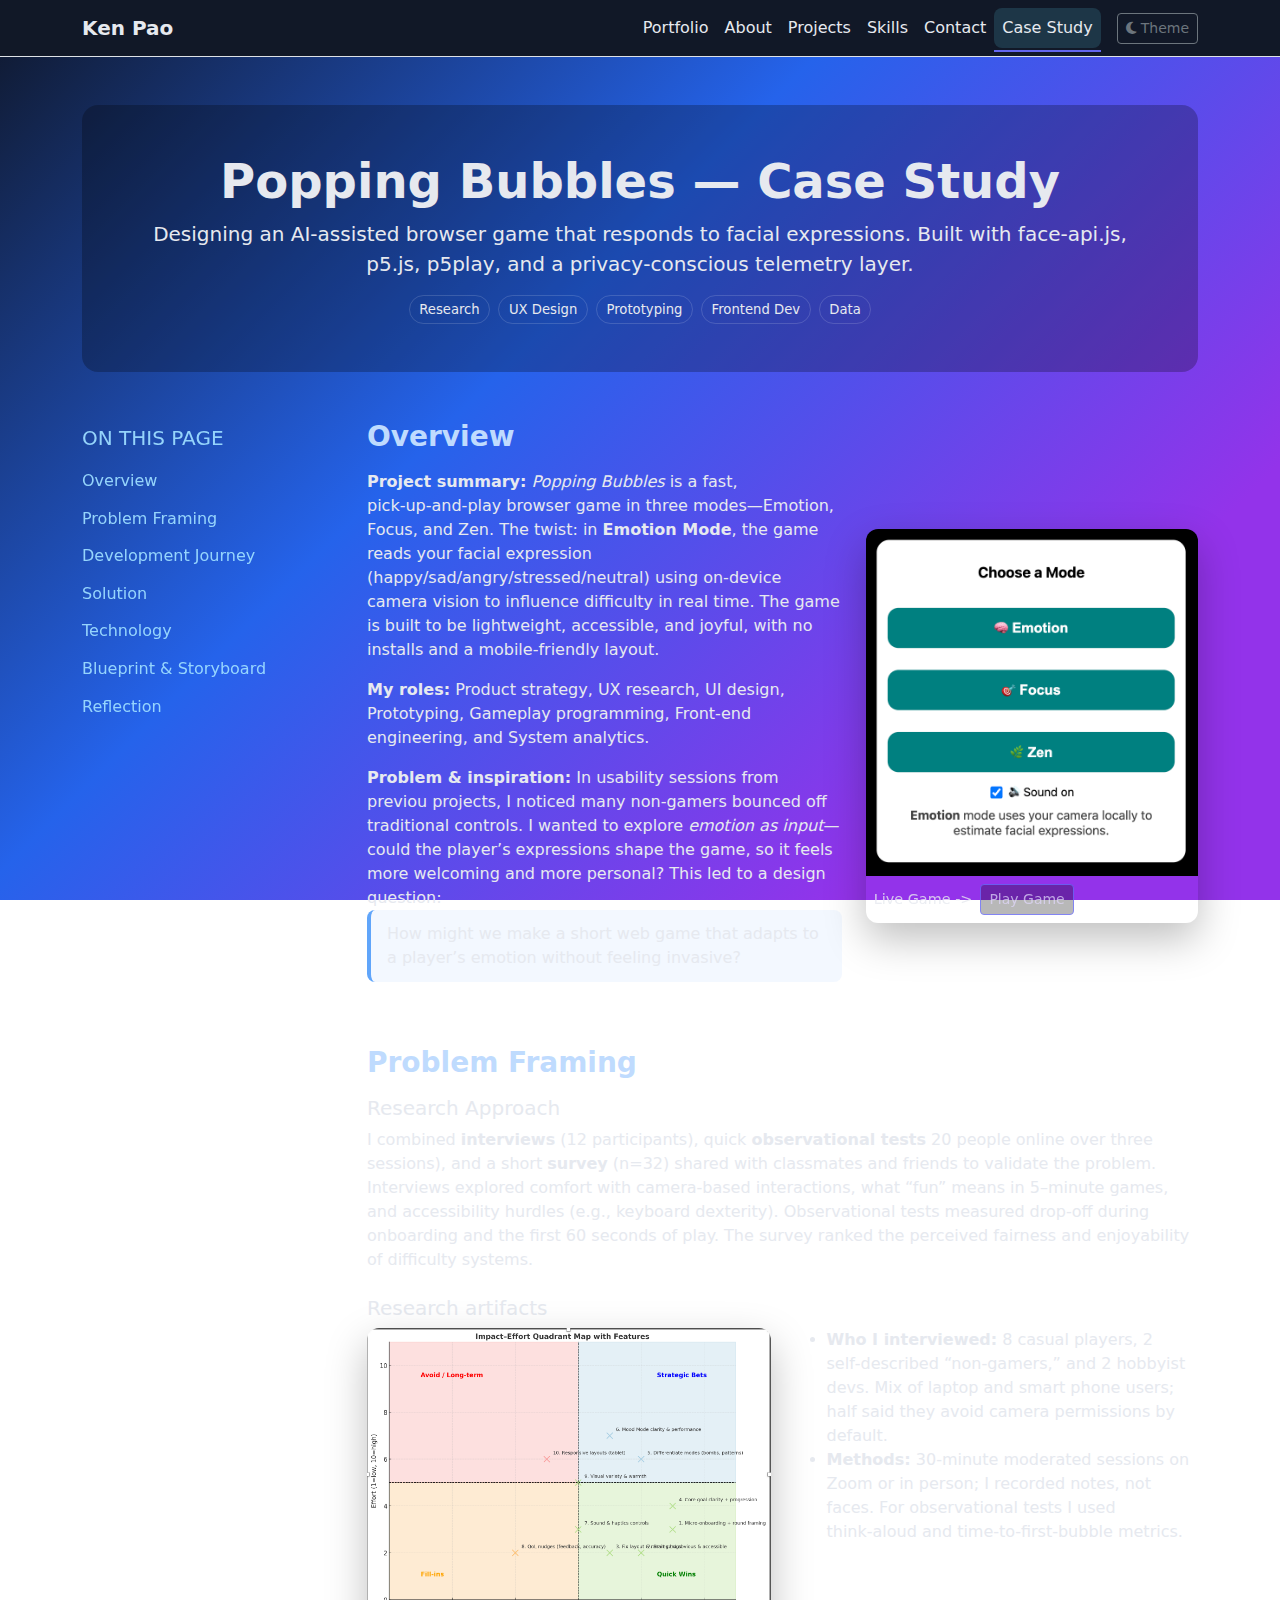
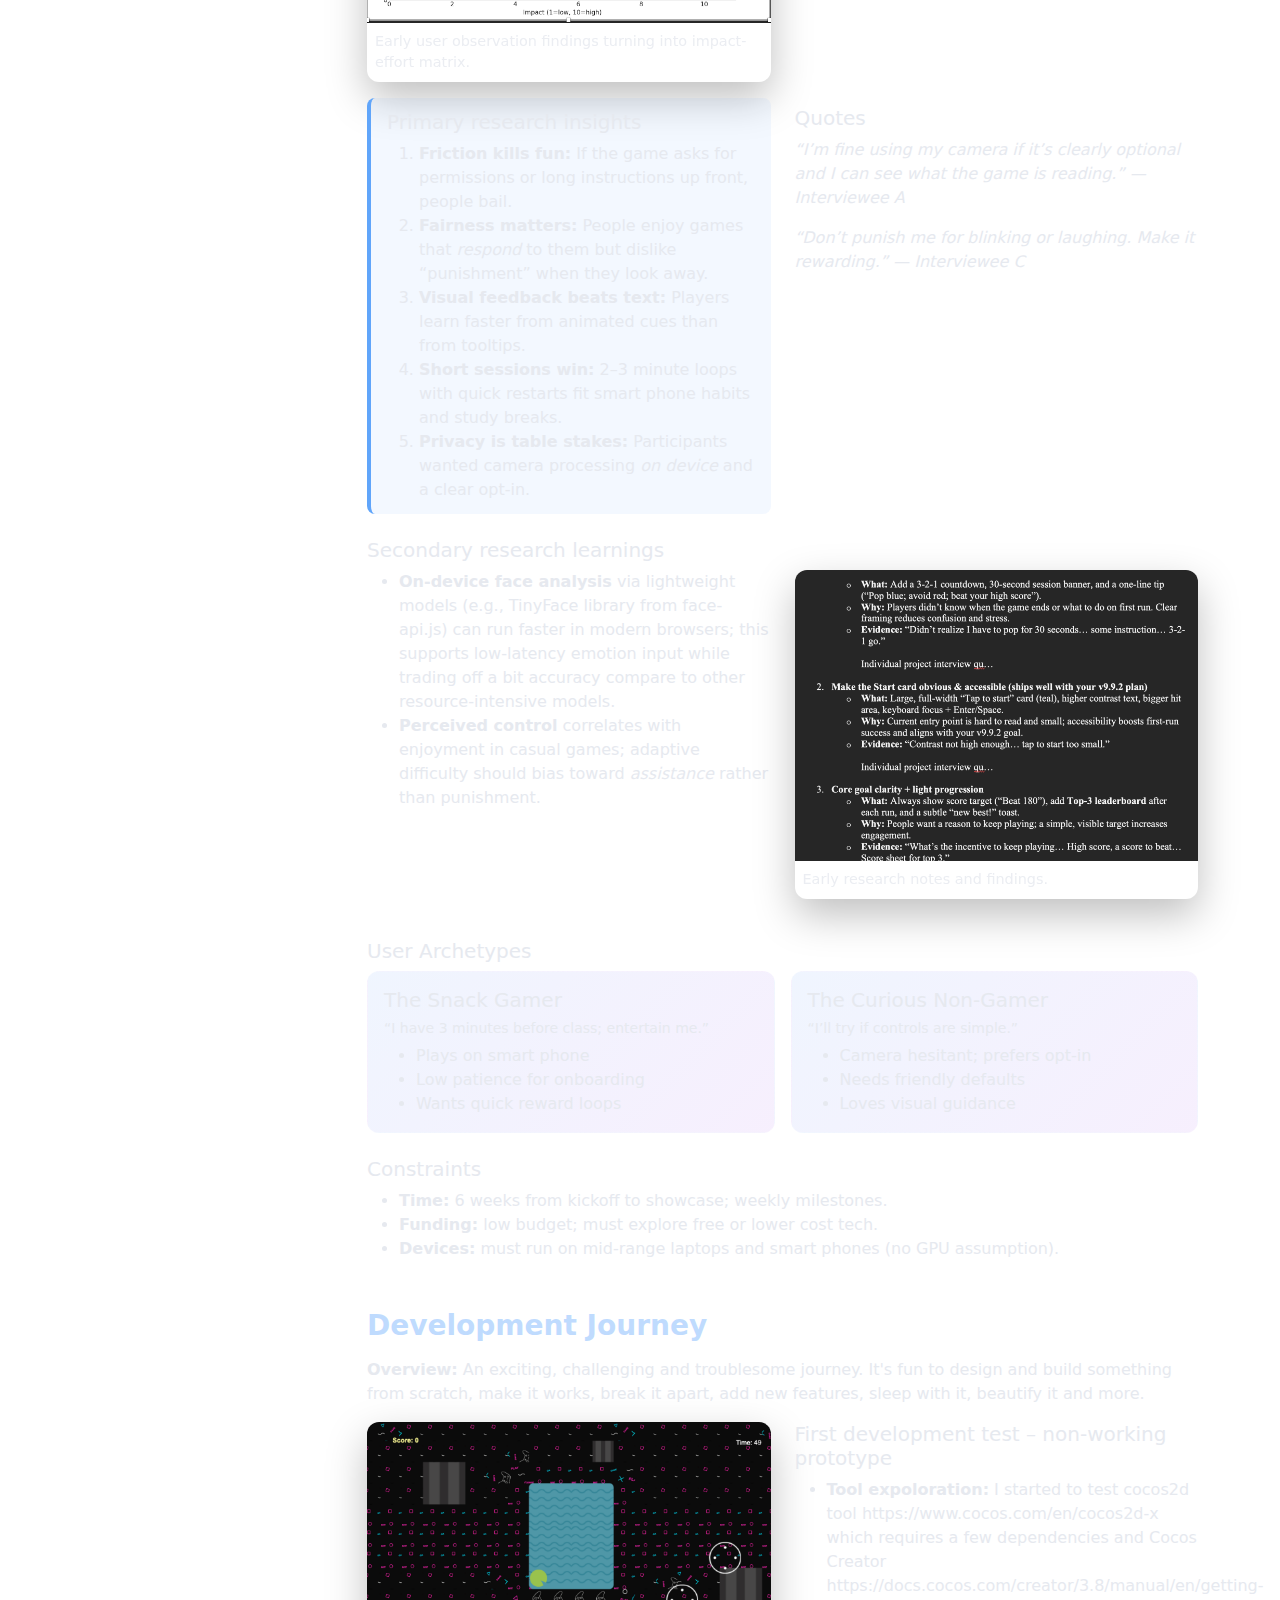
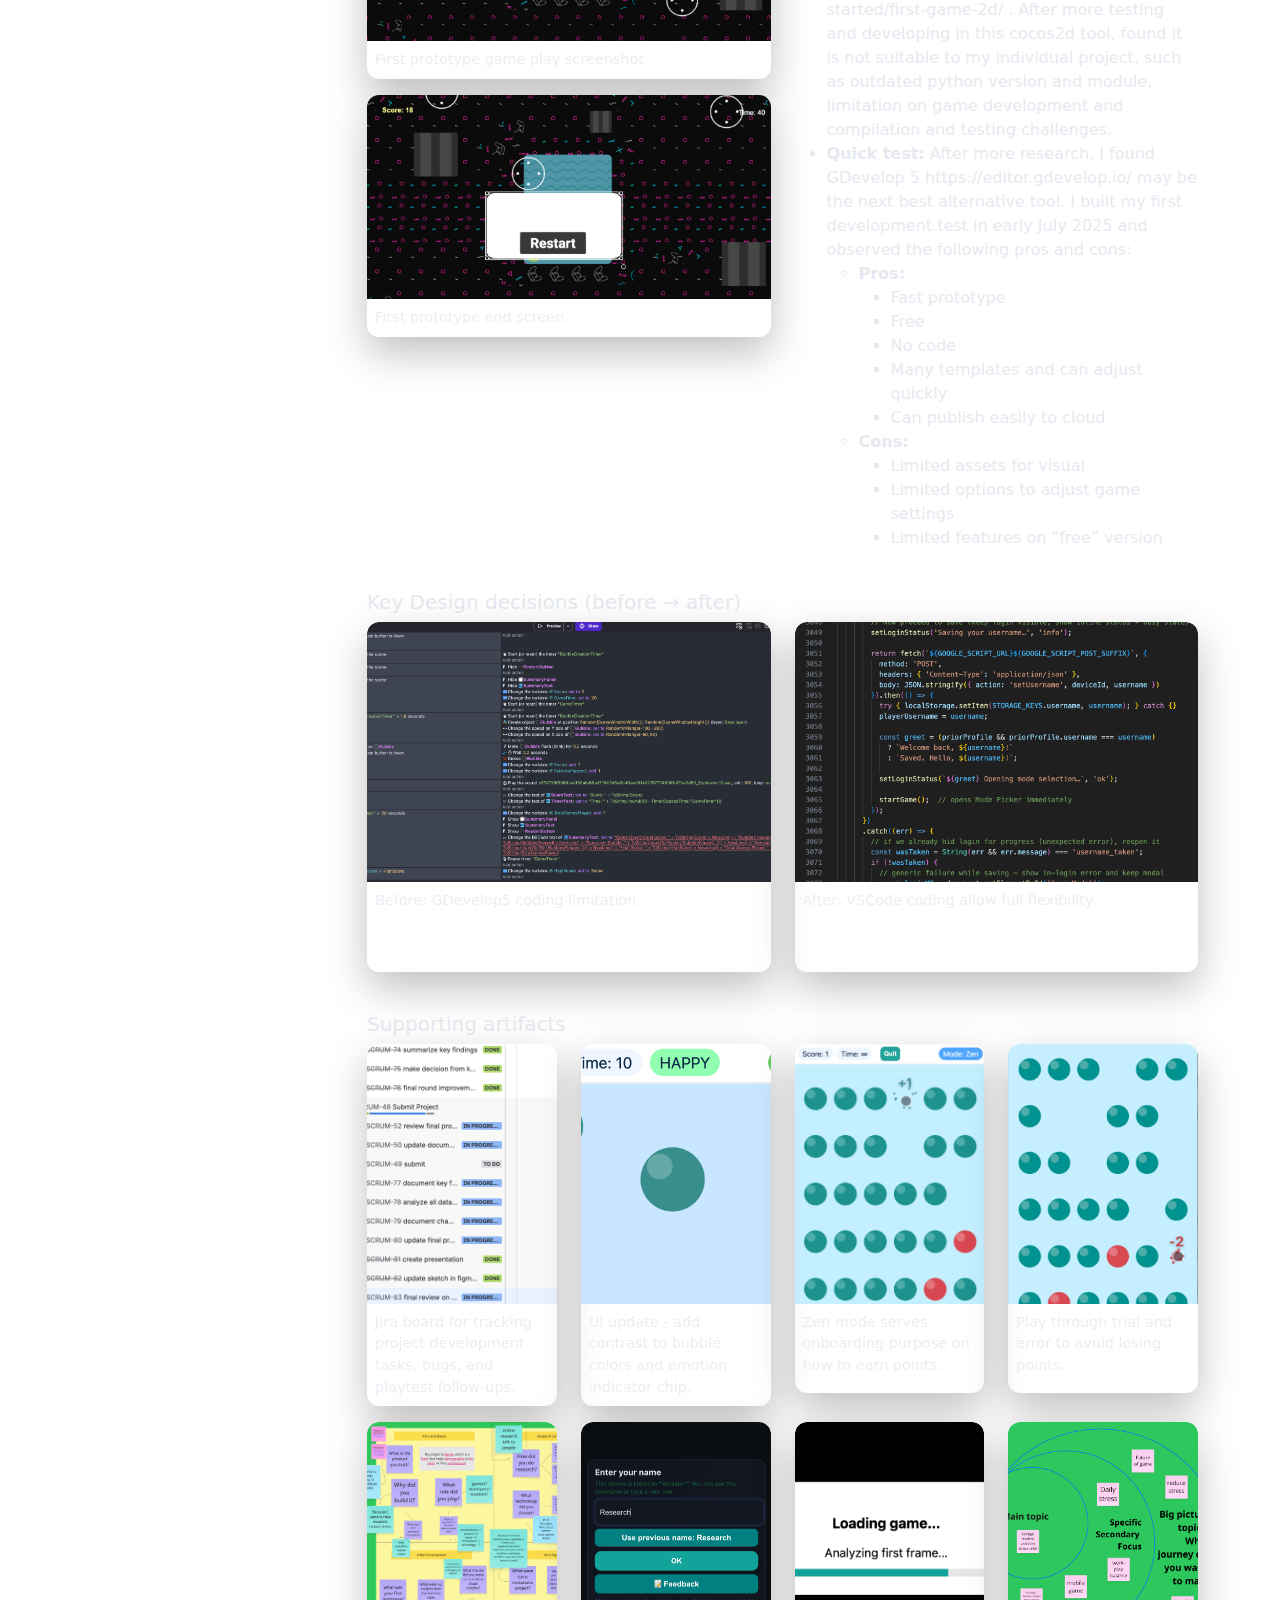
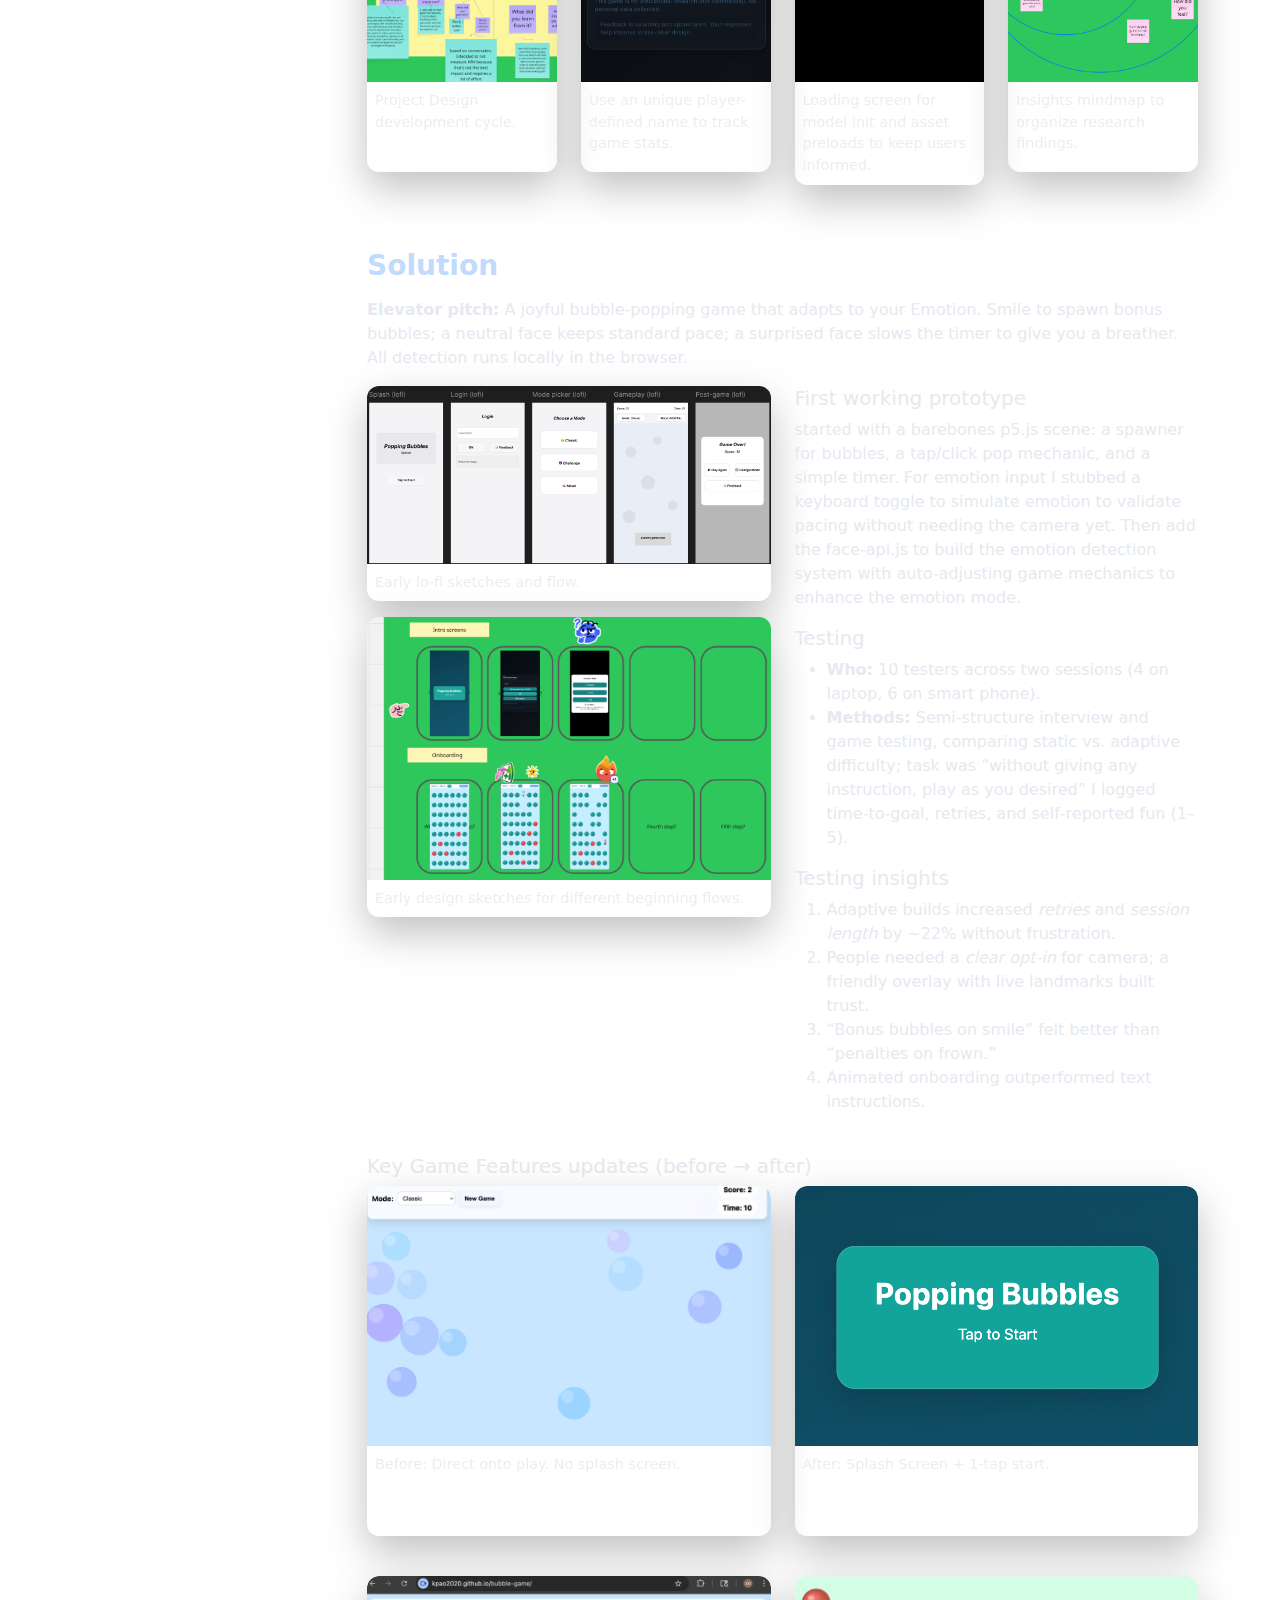
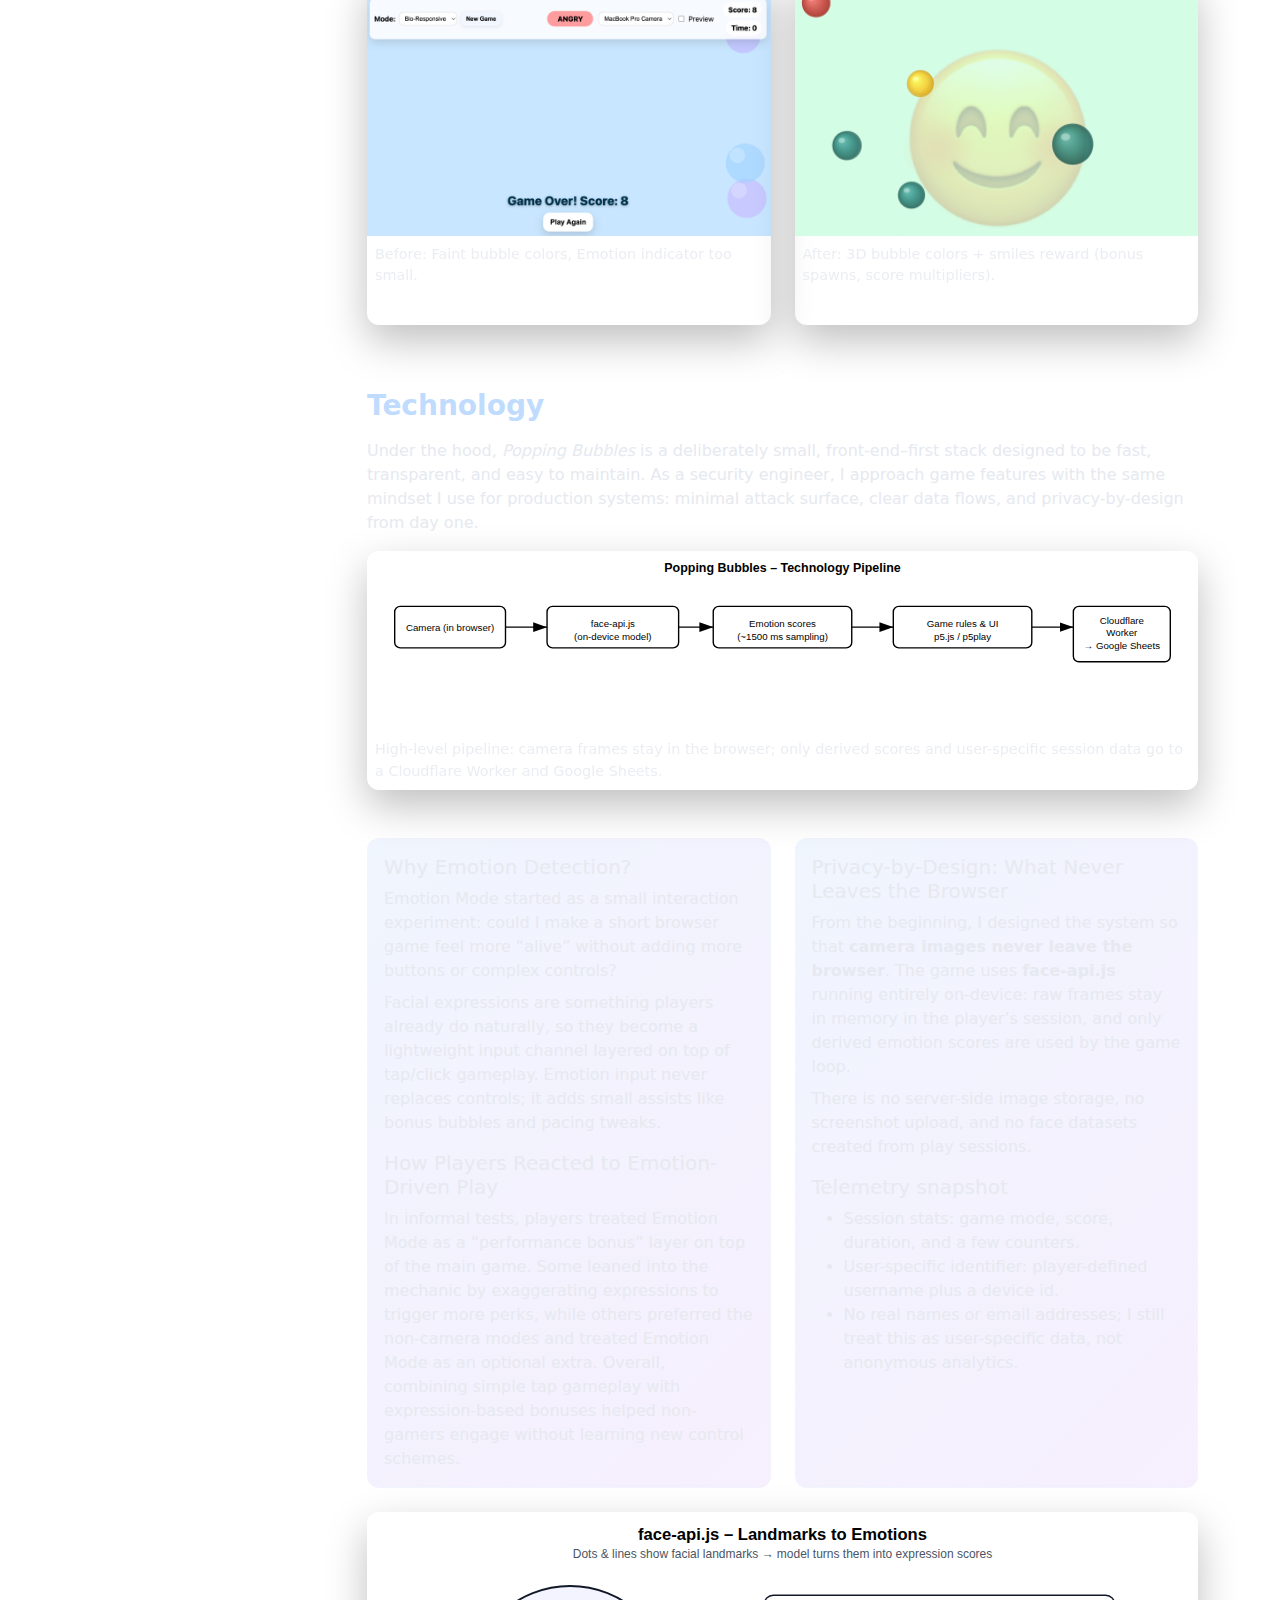
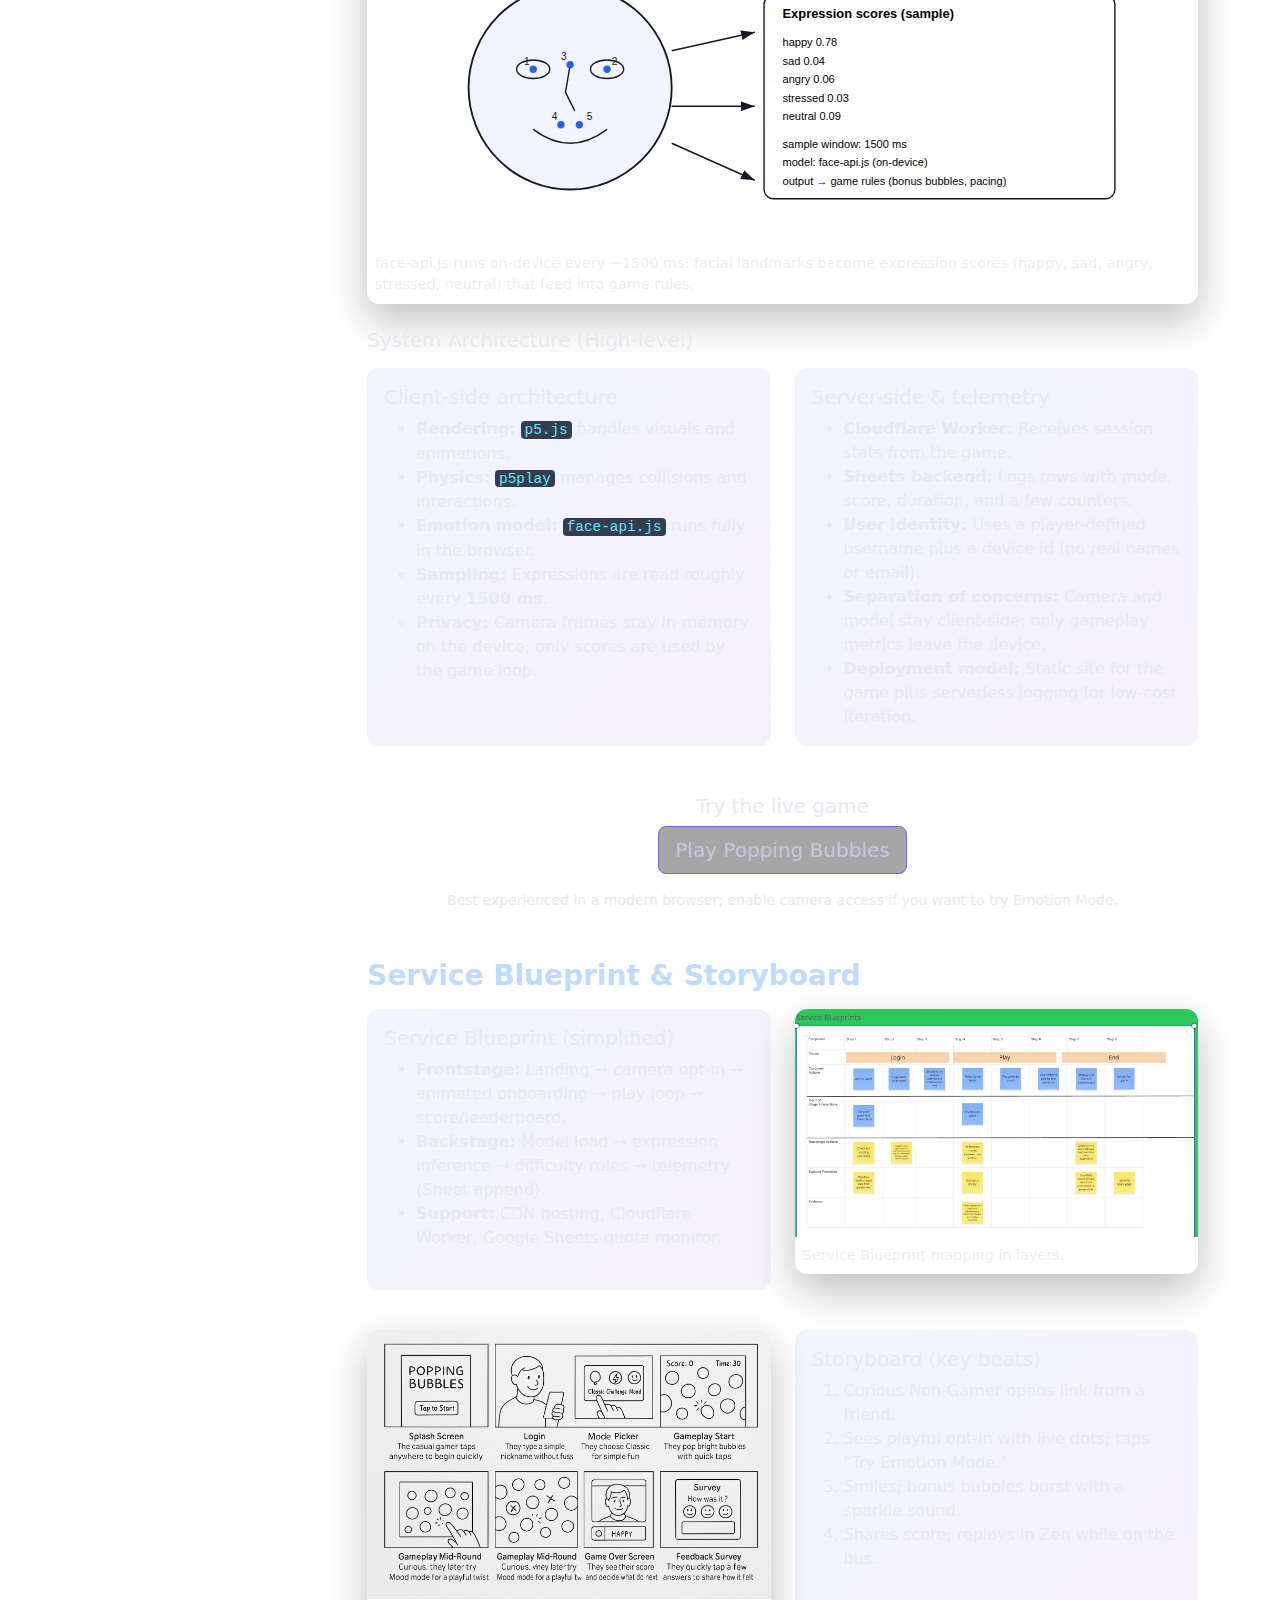
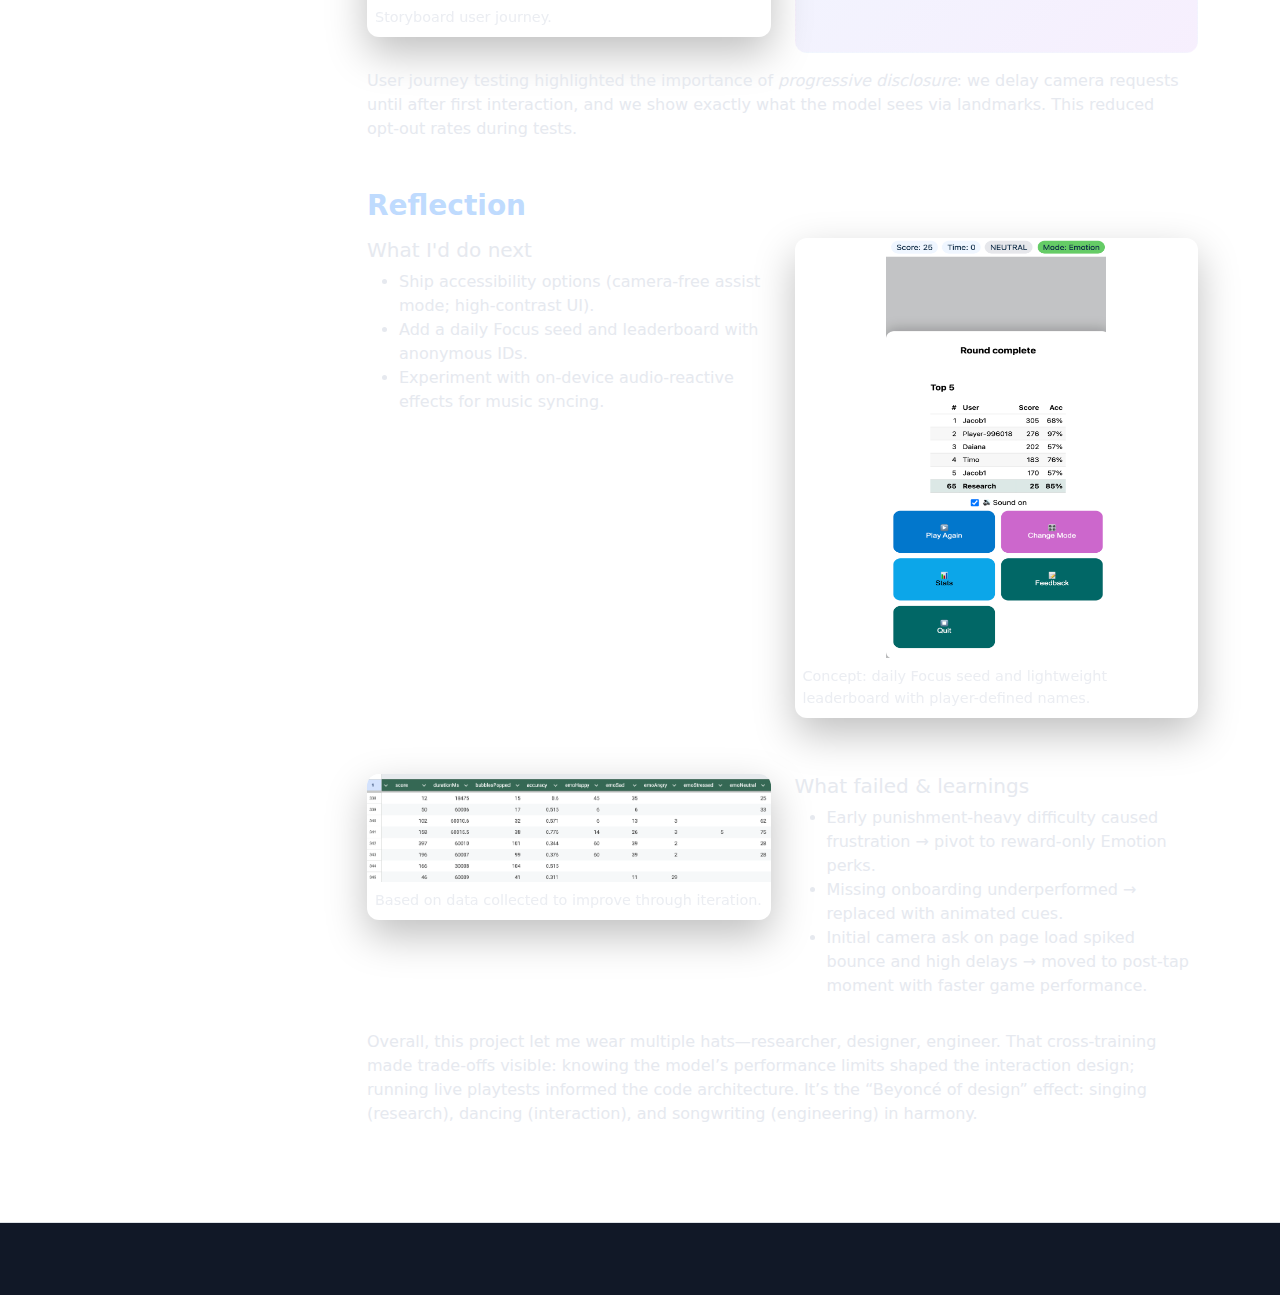
<file: case-study.html>
<!doctype html>
<html lang="en" data-theme="dark">
  <head>
    <meta charset="utf-8" />
    <meta name="viewport" content="width=device-width, initial-scale=1" />
    <title>Popping Bubbles — Case Study | Ken Pao</title>
    <meta name="description" content="End-to-end case study for Popping Bubbles: research, problem framing, prototyping, testing, technology, and reflection." />
    <link href="https://cdn.jsdelivr.net/npm/bootstrap@5.3.3/dist/css/bootstrap.min.css" rel="stylesheet" />
    <link rel="stylesheet" href="https://cdnjs.cloudflare.com/ajax/libs/font-awesome/6.5.2/css/all.min.css" referrerpolicy="no-referrer" />
    <link rel="stylesheet" href="style.css" />
    
  </head>
  <body>
    <nav class="navbar navbar-expand-lg sticky-top border-bottom" id="navbar">
      <div class="container">
        <a class="navbar-brand fw-semibold" href="#hero">Ken Pao</a>
        <button class="navbar-toggler" type="button" data-bs-toggle="collapse" data-bs-target="#navMenu" aria-controls="navMenu" aria-expanded="false" aria-label="Toggle navigation">
          <span class="navbar-toggler-icon"></span>
        </button>
        <div class="collapse navbar-collapse" id="navMenu">
          <ul class="navbar-nav ms-auto mb-2 mb-lg-0">
            <li class="nav-item"><a class="nav-link" href="index.html#hero">Portfolio</a></li>
            <li class="nav-item"><a class="nav-link" href="index.html#about">About</a></li>
            <li class="nav-item"><a class="nav-link" href="index.html#projects">Projects</a></li>
            <li class="nav-item"><a class="nav-link" href="index.html#skills">Skills</a></li>
            <li class="nav-item"><a class="nav-link" href="index.html#contact">Contact</a></li>
            <li class="nav-item"><a class="nav-link active" href="case-study.html">Case Study</a></li>
            <li class="nav-item d-flex align-items-center ms-lg-3">
              <button id="themeToggle" class="btn btn-sm btn-outline-secondary" aria-label="Toggle dark/light">
                <i class="fa-solid fa-moon me-1"></i><span class="d-none d-md-inline">Theme</span>
              </button>
            </li>
          </ul>
        </div>
      </div>
    </nav>

    <header class="py-5">
      <div class="container">
        <div class="ks-hero p-4 p-md-5 text-center reveal">
          <h1 class="display-5 fw-bold mb-2">Popping Bubbles — Case Study</h1>
          <p class="lead mb-3">Designing an AI‑assisted browser game that responds to facial expressions. Built with face-api.js, p5.js, p5play, and a privacy‑conscious telemetry layer.</p>
          <div class="d-flex gap-2 justify-content-center flex-wrap">
            <span class="ks-chip">Research</span>
            <span class="ks-chip">UX Design</span>
            <span class="ks-chip">Prototyping</span>
            <span class="ks-chip">Frontend Dev</span>
            <span class="ks-chip">Data</span>
          </div>
        </div>
      </div>
    </header>

    <main class="pb-5">
      <div class="container">
        <div class="row g-4">
          <aside class="col-lg-3">
            <div class="sticky-toc">
              <h5 class="text-uppercase text-body-secondary"><a class="toc-link" href="#">On this page</a></h5>
              <a class="toc-link" href="#overview">Overview</a>
              <a class="toc-link" href="#problem">Problem Framing</a>
              <a class="toc-link" href="#devjourney">Development Journey</a>
              <a class="toc-link" href="#solution">Solution</a>
              <a class="toc-link" href="#tech">Technology</a>
              <a class="toc-link" href="#blueprint">Blueprint & Storyboard</a>
              <a class="toc-link" href="#reflection">Reflection</a>
            </div>
          </aside>

          <div class="col-lg-9">
            <section id="overview" class="mb-5">
              <h3 class="fw-bold mb-3">Overview</h3>
              <div class="row g-4 align-items-center">
                <div class="col-md-7">
                  <p><strong>Project summary:</strong> <em>Popping Bubbles</em> is a fast, pick‑up‑and‑play browser game in three modes—Emotion, Focus, and Zen. The twist: in <strong>Emotion Mode</strong>, the game reads your facial expression (happy/sad/angry/stressed/neutral) using on‑device camera vision to influence difficulty in real time. The game is built to be lightweight, accessible, and joyful, with no installs and a mobile‑friendly layout.</p>
                  <p><strong>My roles:</strong> Product strategy, UX research, UI design, Prototyping, Gameplay programming, Front‑end engineering, and System analytics.</p>
                  <p><strong>Problem & inspiration:</strong> In usability sessions from previou projects, I noticed many non‑gamers bounced off traditional controls. I wanted to explore <em>emotion as input</em>—could the player’s expressions shape the game, so it feels more welcoming and more personal? This led to a design question: <span class="callout d-inline-block">How might we make a short web game that adapts to a player’s emotion without feeling invasive?</span></p>
                </div>
                <div class="col-md-5">
                  <figure class="img-frame">
                    <img src="assets/modes.png" alt="Select Game mode screen" class="img-fluid">
                    <figcaption class="p-2">Live Game -><a href="https://kpao2020.github.io/bubble-game" target="_blank" rel="noopener" class="btn btn-sm btn-outline-primary ms-2">Play Game</a></figcaption>
                  </figure>
                </div>
              </div>
            </section>

            <section id="problem" class="mb-5">
              <h3 class="fw-bold mb-3">Problem Framing</h3>
              <div class="mb-3">
                <h5>Research Approach</h5>
                <p>I combined <strong>interviews</strong> (12 participants), quick <strong>observational tests</strong> 20 people online over three sessions), and a short <strong>survey</strong> (n=32) shared with classmates and friends to validate the problem. Interviews explored comfort with camera‑based interactions, what “fun” means in 5–minute games, and accessibility hurdles (e.g., keyboard dexterity). Observational tests measured drop‑off during onboarding and the first 60 seconds of play. The survey ranked the perceived fairness and enjoyability of difficulty systems.</p>
              </div>

              <div class="mt-4">
                <h5>Research artifacts</h5>
                <div class="row g-4 ks-gallery">

                  <div class="col-md-6">
                    <figure class="img-frame">
                      <img src="assets/matrix.png" class="img-fluid"
                          alt="Early user observation findings">
                      <figcaption class="p-2">
                        Early user observation findings turning into impact-effort matrix.
                      </figcaption>
                    </figure>
                  </div>

                  <div class="col-md-6">
                    <ul>
                      <li><strong>Who I interviewed:</strong> 8 casual players, 2 self‑described “non‑gamers,” and 2 hobbyist devs. Mix of laptop and smart phone users; half said they avoid camera permissions by default.</li>
                      <li><strong>Methods:</strong> 30‑minute moderated sessions on Zoom or in person; I recorded notes, not faces. For observational tests I used think‑aloud and time‑to‑first‑bubble metrics.</li>
                    </ul>
                  </div>

                </div>
              </div>
              <div class="row g-4">
                <div class="col-md-6">
                  <div class="callout">
                    <h5 class="mb-2">Primary research insights</h5>
                    <ol class="mb-0">
                      <li><strong>Friction kills fun:</strong> If the game asks for permissions or long instructions up front, people bail.</li>
                      <li><strong>Fairness matters:</strong> People enjoy games that <em>respond</em> to them but dislike “punishment” when they look away.</li>
                      <li><strong>Visual feedback beats text:</strong> Players learn faster from animated cues than from tooltips.</li>
                      <li><strong>Short sessions win:</strong> 2–3 minute loops with quick restarts fit smart phone habits and study breaks.</li>
                      <li><strong>Privacy is table stakes:</strong> Participants wanted camera processing <em>on device</em> and a clear opt‑in.</li>
                    </ol>
                  </div>
                </div>
                <div class="col-md-6">
                  <h5 class="mt-2">Quotes</h5>
                  <blockquote class="quote">“I’m fine using my camera if it’s clearly optional and I can see what the game is reading.” — Interviewee A</blockquote>
                  <blockquote class="quote">“Don’t punish me for blinking or laughing. Make it rewarding.” — Interviewee C</blockquote>
                </div>
              </div>

              <div class="mt-4">
                <h5>Secondary research learnings</h5>
                <div class="row g-4 ks-gallery">

                  <div class="col-md-6">
                    <ul>
                      <li><strong>On‑device face analysis</strong> via lightweight models (e.g., TinyFace library from face-api.js) can run faster in modern browsers; this supports low‑latency emotion input while trading off a bit accuracy compare to other resource-intensive models.</li>
                      <li><strong>Perceived control</strong> correlates with enjoyment in casual games; adaptive difficulty should bias toward <em>assistance</em> rather than punishment.</li>
                    </ul>
                  </div>

                  <div class="col-md-6">
                    <figure class="img-frame">
                      <img src="assets/note.png" class="img-fluid"
                          alt="Early research notes and findings">
                      <figcaption class="p-2">
                        Early research notes and findings.
                      </figcaption>
                    </figure>
                  </div>

                </div>
              </div>

              <div class="mt-4">
                <h5>User Archetypes</h5>
                <div class="row g-3">
                  <div class="col-md-6">
                    <div class="p-3 blueprint">
                      <h5 class="mb-1">The Snack Gamer</h5>
                      <p class="mb-1"><small>“I have 3 minutes before class; entertain me.”</small></p>
                      <ul class="mb-0">
                        <li>Plays on smart phone</li>
                        <li>Low patience for onboarding</li>
                        <li>Wants quick reward loops</li>
                      </ul>
                    </div>
                  </div>
                  <div class="col-md-6">
                    <div class="p-3 blueprint">
                      <h5 class="mb-1">The Curious Non‑Gamer</h5>
                      <p class="mb-1"><small>“I’ll try if controls are simple.”</small></p>
                      <ul class="mb-0">
                        <li>Camera hesitant; prefers opt‑in</li>
                        <li>Needs friendly defaults</li>
                        <li>Loves visual guidance</li>
                      </ul>
                    </div>
                  </div>
                </div>
              </div>

              <div class="mt-4">
                <h5>Constraints</h5>
                <ul>
                  <li><strong>Time:</strong> 6 weeks from kickoff to showcase; weekly milestones.</li>
                  <li><strong>Funding:</strong> low budget; must explore free or lower cost tech.</li>
                  <li><strong>Devices:</strong> must run on mid‑range laptops and smart phones (no GPU assumption).</li>
                </ul>
              </div>
            </section>

            <section id="devjourney" class="mb-5">
              <h3 class="fw-bold mb-3">Development Journey</h3>
              <p><strong>Overview:</strong> An exciting, challenging and troublesome journey. It's fun to design and build something from scratch, make it works, break it apart, add new features, sleep with it, beautify it and more.</p>
              <div class="row g-4 align-items-start">
                <div class="col-md-6">
                  <figure class="img-frame">
                    <img src="assets/first_gameplay.png" class="img-fluid" alt="First prototype game play screenshot">
                    <figcaption class="p-2">First prototype game play screenshot</figcaption>
                  </figure>
                  <figure class="img-frame">
                    <img src="assets/first_end_screen.png" class="img-fluid" alt="First prototype end screen">
                    <figcaption class="p-2">First prototype end screen</figcaption>
                  </figure>
                </div>
                <div class="col-md-6">
                  <h5>First development test – non-working prototype</h5>
                  <ul>
                    <li><strong>Tool expoloration:</strong> I started to test cocos2d tool https://www.cocos.com/en/cocos2d-x which requires a few dependencies and Cocos Creator https://docs.cocos.com/creator/3.8/manual/en/getting-started/first-game-2d/ . After more testing and developing in this cocos2d tool, found it is not suitable to my individual project, such as outdated python version and module, limitation on game development and compilation and testing challenges.</li>
                    <li><strong>Quick test:</strong> After more research, I found GDevelop 5 https://editor.gdevelop.io/ may be the next best alternative tool. I built my first development test in early July 2025 and observed the following pros and cons:
                    <ul>
                      <li><strong>Pros:</strong></li>
                      <ul>
                        <li>Fast prototype</li>
                        <li>Free</li>
                        <li>No code</li>
                        <li>Many templates and can adjust quickly</li>
                        <li>Can publish easily to cloud</li>
                      </ul>
                      <li><strong>Cons:</strong></li>
                      <ul>
                        <li>Limited assets for visual</li>
                        <li>Limited options to adjust game settings</li>
                        <li>Limited features on “free” version</li>
                      </ul>
                    </ul>
                    </li>
                  </ul>
                </div>
              </div>

              <div class="mt-4">
                <h5>Key Design decisions (before → after)</h5>
                <div class="row g-4 ks-gallery artifact-gallery">
                  <div class="col-md-6">
                    <figure class="img-frame">
                      <div class="img-fixed">
                        <img src="assets/first_game_mechanic.png" class="img-fluid" alt="Before GDevelop5 coding limitation">
                      </div>
                      <figcaption class="p-2">Before: GDevelop5 coding limitation.</figcaption>
                    </figure>
                  </div>
                  <div class="col-md-6">
                    <figure class="img-frame">
                      <div class="img-fixed">
                        <img src="assets/code.png" class="img-fluid" alt="After VSCode full flexibility for coding">
                      </div>
                      <figcaption class="p-2">After: VSCode coding allow full flexibility.</figcaption>
                    </figure>
                  </div>
                </div>
              </div>

              <div class="mt-4">
                <h5>Supporting artifacts</h5>
                <div class="row g-4 ks-gallery artifact-gallery">
                  <div class="col-md-3">
                    <figure class="img-frame">
                      <div class="img-fixed">
                        <img src="assets/jira.png" class="img-fluid" alt="Jira board used to track features and playtest tasks">
                      </div>
                      
                      <figcaption class="p-2">
                        Jira board for tracking project development tasks, bugs, and playtest follow-ups.
                      </figcaption>
                    </figure>
                  </div>
                  <div class="col-md-3">
                    <figure class="img-frame">
                      <div class="img-fixed">
                        <img src="assets/new_emotion.png" class="img-fluid" alt="update UI for bubble colors and emotion indicator chip">
                      </div>
                      
                      <figcaption class="p-2">
                        UI update - add contrast to bubble colors and emotion indicator chip.
                      </figcaption>
                    </figure>
                  </div>
                  <div class="col-md-3">
                    <figure class="img-frame">
                      <div class="img-fixed">
                        <img src="assets/green_point.png" class="img-fluid" alt="game screenshot showing how to earn points">
                      </div>
                      
                      <figcaption class="p-2">
                        Zen mode serves onboarding purpose on how to earn points.
                      </figcaption>
                    </figure>
                  </div>
                  <div class="col-md-3">
                    <figure class="img-frame">
                      <div class="img-fixed">
                        <img src="assets/red_penalty.png" class="img-fluid" alt="game screenshot showing what would lose points">
                      </div>
                      
                      <figcaption class="p-2">
                        Play through trial and error to avoid losing points.
                      </figcaption>
                    </figure>
                  </div>
                </div>
                <div class="row g-4 ks-gallery artifact-gallery">
                  <div class="col-md-3">
                    <figure class="img-frame">
                      <div class="img-fixed">
                        <img src="assets/project design.png" class="img-fluid" alt="Miro board showing project design development cycle">
                      </div>
                      
                      <figcaption class="p-2">
                        Project Design development cycle.
                      </figcaption>
                    </figure>
                  </div>
                  <div class="col-md-3">
                    <figure class="img-frame">
                      <div class="img-fixed">
                        <img src="assets/name.png" class="img-fluid" alt="Name screen to allow player to input unique name for tracking stats">
                      </div>
                      
                      <figcaption class="p-2">
                        Use an unique player-defined name to track game stats.
                      </figcaption>
                    </figure>
                  </div>
                  <div class="col-md-3">
                    <figure class="img-frame">
                      <div class="img-fixed">
                        <img src="assets/loading.png" class="img-fluid" alt="Loading screen while model and assets initialize">
                      </div>
                      
                      <figcaption class="p-2">
                        Loading screen for model init and asset preloads to keep users informed.
                      </figcaption>
                    </figure>
                  </div>
                  <div class="col-md-3">
                    <figure class="img-frame">
                      <div class="img-fixed">
                        <img src="assets/mindmap.png" class="img-fluid" alt="Insights mindmap to organize research findings">
                      </div>
                      
                      <figcaption class="p-2">
                        Insights mindmap to organize research findings.
                      </figcaption>
                    </figure>
                  </div>
                </div>
              </div>

            </section>

            <section id="solution" class="mb-5">
              <h3 class="fw-bold mb-3">Solution</h3>
              <p><strong>Elevator pitch:</strong> A joyful bubble‑popping game that adapts to your Emotion. Smile to spawn bonus bubbles; a neutral face keeps standard pace; a surprised face slows the timer to give you a breather. All detection runs locally in the browser.</p>
              <div class="row g-4 align-items-start">
                <div class="col-md-6">
                  <figure class="img-frame">
                    <img src="assets/proto_img.png" class="img-fluid" alt="Early paper/lo‑fi prototype sketches">
                    <figcaption class="p-2">Early lo‑fi sketches and flow.</figcaption>
                  </figure>
                  <figure class="img-frame">
                    <img src="assets/wireframe flow design.png" class="img-fluid" alt="Early paper/lo‑fi prototype sketches">
                    <figcaption class="p-2">Early design sketches for different beginning flows.</figcaption>
                  </figure>
                </div>
                <div class="col-md-6">
                  <h5>First working prototype</h5>
                  <p> started with a barebones p5.js scene: a spawner for bubbles, a tap/click pop mechanic, and a simple timer. For emotion input I stubbed a keyboard toggle to simulate emotion to validate pacing without needing the camera yet. Then add the face-api.js to build the emotion detection system with auto-adjusting game mechanics to enhance the emotion mode.</p>
                  <h5>Testing</h5>
                  <ul>
                    <li><strong>Who:</strong> 10 testers across two sessions (4 on laptop, 6 on smart phone).</li>
                    <li><strong>Methods:</strong> Semi-structure interview and game testing, comparing static vs. adaptive difficulty; task was “without giving any instruction, play as you desired” I logged time‑to‑goal, retries, and self‑reported fun (1–5).</li>
                  </ul>
                  <h5>Testing insights</h5>
                  <ol>
                    <li>Adaptive builds increased <em>retries</em> and <em>session length</em> by ~22% without frustration.</li>
                    <li>People needed a <em>clear opt‑in</em> for camera; a friendly overlay with live landmarks built trust.</li>
                    <li>“Bonus bubbles on smile” felt better than “penalties on frown.”</li>
                    <li>Animated onboarding outperformed text instructions.</li>
                  </ol>
                </div>
              </div>

              <div class="mt-4">
                <h5>Key Game Features updates (before → after)</h5>
                <div class="row g-4 ks-gallery artifact-gallery">
                  <div class="col-md-6">
                    <figure class="img-frame">
                      <div class="img-fixed">
                        <img src="assets/old_start.png" class="img-fluid" alt="Before onboarding">
                      </div>
                      
                      <figcaption class="p-2">Before: Direct onto play. No splash screen.</figcaption>
                    </figure>
                  </div>
                  <div class="col-md-6">
                    <figure class="img-frame">
                      <div class="img-fixed">
                        <img src="assets/splash.png" class="img-fluid" alt="After onboarding">
                      </div>
                      
                      <figcaption class="p-2">After: Splash Screen + 1‑tap start.</figcaption>
                    </figure>
                  </div>
                  <div class="col-md-6">
                    <figure class="img-frame">
                      <div class="img-fixed">
                        <img src="assets/old_emotion.png" class="img-fluid" alt="Before Emotion visual screen">
                      </div>
                      
                      <figcaption class="p-2">Before: Faint bubble colors, Emotion indicator too small.</figcaption>
                    </figure>
                  </div>
                  <div class="col-md-6">
                    <figure class="img-frame">
                      <div class="img-fixed">
                        <img src="assets/gold_bubbles.png" class="img-fluid" alt="After Emotion visual screen show improvements">
                      </div>
                      
                      <figcaption class="p-2">After: 3D bubble colors + smiles reward (bonus spawns, score multipliers).</figcaption>
                    </figure>
                  </div>
                </div>
              </div>
            </section>

                        <section id="tech" class="mb-5">
              <h3 class="fw-bold mb-3">Technology</h3>

              <p>
                Under the hood, <em>Popping Bubbles</em> is a deliberately small, front-end–first stack designed to be fast, transparent, and easy to maintain.
                As a security engineer, I approach game features with the same mindset I use for production systems: minimal attack surface, clear data flows,
                and privacy-by-design from day one.
              </p>

              <figure class="img-frame mt-3">
                <img src="assets/tech_pipeline.svg" class="img-fluid" alt="Popping Bubbles technology pipeline from camera to face-api.js to game rules and telemetry">
                <figcaption class="p-2">
                  High-level pipeline: camera frames stay in the browser; only derived scores and user-specific session data go to a Cloudflare Worker and Google Sheets.
                </figcaption>
              </figure>

              <div class="row g-4 mt-4">
                <div class="col-md-6">
                  <div class="p-3 blueprint h-100">
                    <h5>Why Emotion Detection?</h5>
                    <p class="mb-2">
                      Emotion Mode started as a small interaction experiment: could I make a short browser game feel more “alive” without adding more buttons or complex controls?
                    </p>
                    <p class="mb-0">
                      Facial expressions are something players already do naturally, so they become a lightweight input channel layered on top of tap/click gameplay.
                      Emotion input never replaces controls; it adds small assists like bonus bubbles and pacing tweaks.
                    </p>

                    <h5 class="mt-3">How Players Reacted to Emotion-Driven Play</h5>
                    <p class="mb-0">
                      In informal tests, players treated Emotion Mode as a “performance bonus” layer on top of the main game.
                      Some leaned into the mechanic by exaggerating expressions to trigger more perks, while others preferred the non-camera modes
                      and treated Emotion Mode as an optional extra.
                      Overall, combining simple tap gameplay with expression-based bonuses helped non-gamers engage without learning new control schemes.
                    </p>
                  </div>
                </div>

                <div class="col-md-6">
                  <div class="p-3 blueprint h-100">
                    <h5>Privacy-by-Design: What Never Leaves the Browser</h5>
                    <p class="mb-2">
                      From the beginning, I designed the system so that <strong>camera images never leave the browser</strong>.
                      The game uses <strong>face-api.js</strong> running entirely on-device: raw frames stay in memory in the player’s session,
                      and only derived emotion scores are used by the game loop.
                    </p>
                    <p class="mb-2">
                      There is no server-side image storage, no screenshot upload, and no face datasets created from play sessions.
                    </p>

                    <h5 class="mt-3">Telemetry snapshot</h5>
                    <ul class="mb-0">
                      <li>Session stats: game mode, score, duration, and a few counters.</li>
                      <li>User-specific identifier: player-defined username plus a device id.</li>
                      <li>No real names or email addresses; I still treat this as user-specific data, not anonymous analytics.</li>
                    </ul>
                  </div>
                </div>
              </div>

              <figure class="img-frame mt-4">
                <img src="assets/tech_landmarks.svg" class="img-fluid" alt="Illustration of face landmarks and expression scores used by face-api.js">
                <figcaption class="p-2">
                  face-api.js runs on-device every ~1500 ms: facial landmarks become expression scores (happy, sad, angry, stressed, neutral) that feed into game rules.
                </figcaption>
              </figure>

              <h5 class="mt-4 mb-3">System Architecture (High-level)</h5>
              <div class="row g-4">
                <div class="col-md-6">
                  <div class="p-3 blueprint h-100">
                    <h5>Client-side architecture</h5>
                    <ul class="mb-0">
                      <li><strong>Rendering:</strong> <code>p5.js</code> handles visuals and animations.</li>
                      <li><strong>Physics:</strong> <code>p5play</code> manages collisions and interactions.</li>
                      <li><strong>Emotion model:</strong> <code>face-api.js</code> runs fully in the browser.</li>
                      <li><strong>Sampling:</strong> Expressions are read roughly every <strong>1500 ms</strong>.</li>
                      <li><strong>Privacy:</strong> Camera frames stay in-memory on the device; only scores are used by the game loop.</li>
                    </ul>
                  </div>
                </div>

                <div class="col-md-6">
                  <div class="p-3 blueprint h-100">
                    <h5>Server-side &amp; telemetry</h5>
                    <ul class="mb-0">
                      <li><strong>Cloudflare Worker:</strong> Receives session stats from the game.</li>
                      <li><strong>Sheets backend:</strong> Logs rows with mode, score, duration, and a few counters.</li>
                      <li><strong>User identity:</strong> Uses a player-defined username plus a device id (no real names or email).</li>
                      <li><strong>Separation of concerns:</strong> Camera and model stay client-side; only gameplay metrics leave the device.</li>
                      <li><strong>Deployment model:</strong> Static site for the game plus serverless logging for low-cost iteration.</li>
                    </ul>
                  </div>
                </div>
              </div>

              <div class="mt-5 text-center">
                <h5 class="mb-2">Try the live game</h5>
                <a href="https://kpao2020.github.io/bubble-game" target="_blank" rel="noopener" class="btn btn-outline-primary btn-lg">
                  Play Popping Bubbles
                </a>
                <p class="mt-3 mb-0 small">
                  Best experienced in a modern browser; enable camera access if you want to try Emotion Mode.
                </p>
              </div>
            </section>

            <section id="blueprint" class="mb-5">
              <h3 class="fw-bold mb-3">Service Blueprint & Storyboard</h3>
              <div class="row g-4">

                <div class="col-md-6">
                  <div class="p-3 blueprint h-100">
                    <h5>Service Blueprint (simplified)</h5>
                    <ul class="mb-0">
                      <li><strong>Frontstage:</strong> Landing → camera opt‑in → animated onboarding → play loop → score/leaderboard.</li>
                      <li><strong>Backstage:</strong> Model load → expression inference → difficulty rules → telemetry (Sheet append).</li>
                      <li><strong>Support:</strong> CDN hosting, Cloudflare Worker, Google Sheets quota monitor.</li>
                    </ul>
                  </div>
                </div>
                <div class="col-md-6">
                  <figure class="img-frame">
                    <img src="assets/service_blueprint.png" class="img-fluid" alt="Service Blueprint">
                    <figcaption class="p-2">Service Blueprint mapping in layers.</figcaption>
                  </figure>
                </div>
              </div>
              <div class="row g-4 mt-3">
                <div class="col-md-6">
                  <figure class="img-frame">
                    <img src="assets/storyboard.jpg" class="img-fluid" alt="Storyboard user journey">
                    <figcaption class="p-2">Storyboard user journey.</figcaption>
                  </figure>
                </div>
                <div class="col-md-6">
                  <div class="p-3 blueprint h-100">
                    <h5>Storyboard (key beats)</h5>
                    <ol class="mb-0">
                      <li>Curious Non‑Gamer opens link from a friend.</li>
                      <li>Sees playful opt‑in with live dots; taps “Try Emotion Mode.”</li>
                      <li>Smiles; bonus bubbles burst with a sparkle sound.</li>
                      <li>Shares score; replays in Zen while on the bus.</li>
                    </ol>
                  </div>
                </div>
              </div>
              
              <p class="mt-3">User journey testing highlighted the importance of <em>progressive disclosure</em>: we delay camera requests until after first interaction, and we show exactly what the model sees via landmarks. This reduced opt‑out rates during tests.</p>
            </section>

            <section id="reflection" class="mb-5">
              <h3 class="fw-bold mb-3">Reflection</h3>
              <div class="row g-4">
                <div class="col-md-6">
                  <h5>What I'd do next</h5>
                  <ul>
                    <li>Ship accessibility options (camera‑free assist mode; high‑contrast UI).</li>
                    <li>Add a daily Focus seed and leaderboard with anonymous IDs.</li>
                    <li>Experiment with on‑device audio‑reactive effects for music syncing.</li>
                  </ul>
                </div>
                <div class="col-md-6">
                  <figure class="img-frame">
                    <img src="assets/leaderboard.png" class="img-fluid phone-screenshot" alt="leaderboard concept">
                    <figcaption class="p-2">Concept: daily Focus seed and lightweight leaderboard with player-defined names.</figcaption>
                  </figure>
                </div>
              </div>
              <div class="row g-4 mt-3">
                <div class="col-md-6">
                  <figure class="img-frame">
                    <img src="assets/googlesheet.png" class="img-fluid" alt="data source to improve through iteration">
                    <figcaption class="p-2">Based on data collected to improve through iteration.</figcaption>
                  </figure>
                </div>
                <div class="col-md-6">
                  <h5>What failed & learnings</h5>
                  <ul>
                    <li>Early punishment‑heavy difficulty caused frustration → pivot to reward‑only Emotion perks.</li>
                    <li>Missing onboarding underperformed → replaced with animated cues.</li>
                    <li>Initial camera ask on page load spiked bounce and high delays → moved to post‑tap moment with faster game performance.</li>
                  </ul>
                </div>
              </div>
              <p class="mt-3">Overall, this project let me wear multiple hats—researcher, designer, engineer. That cross‑training made trade‑offs visible: knowing the model’s performance limits shaped the interaction design; running live playtests informed the code architecture. It’s the “Beyoncé of design” effect: singing (research), dancing (interaction), and songwriting (engineering) in harmony.</p>
            </section>

          </div>
        </div>
      </div>
    </main>

        <!-- Footer / Contact -->
    <footer id="contact" class="py-4 border-top">
      <div class="container d-flex flex-column flex-md-row align-items-center justify-content-between gap-3">
        <div class="d-flex align-items-center gap-3 reveal">
          <a href="mailto:xoakuma@gmail.com" aria-label="Email">
            <i class="fa-regular fa-envelope fa-lg"></i>
          </a>
          <div class="socials d-flex align-items-center gap-3">
            <!-- Replace # with your links -->
            <a href="https://github.com/kpao2020" aria-label="GitHub"><i class="fa-brands fa-github fa-lg"></i></a>
            <a href="https://www.linkedin.com/in/ken-pao-11971637" aria-label="LinkedIn"><i class="fa-brands fa-linkedin fa-lg"></i></a>
            <a href="https://discord.com/users/929879679383515189" aria-label="Discord"><i class="fa-brands fa-discord fa-lg"></i></a>
          </div>
        </div>
        <small class="text-body-secondary reveal">© 2025 Ken Pao. Case study.</small>
      </div>
    </footer>

    <!-- Bootstrap JS -->
    <script src="https://cdn.jsdelivr.net/npm/bootstrap@5.3.3/dist/js/bootstrap.bundle.min.js"></script>
    <!-- Custom JS -->
    <script src="script.js"></script>
  </body>
</html>
</file>
<file: style.css>
/* =========================================================
   Custom Portfolio Theme (Dark-first with toggle)
   Author: Ken Pao | Co-pilot: ChatGPT
   ========================================================= */

/* ---------- 1) Variables ---------- */
:root {
  --active-fg: #66e3ff;
  --active-bg: rgba(102,227,255,0.15);
  /* Dark theme */
  --bg-dark: #0b0f17;
  --bg-dark-alt: #111827;
  --text-dark: #e6e9ef;
  --muted-dark: #a3adbe;
  --card-bg-dark: #0f1725;
  --border-dark: #1f2a44;

  /* Light theme */
  --bg-light: #f8f9fb;
  --bg-light-alt: #f9fafb;
  --text-light: #12141a;
  --muted-light: #5a6270;
  --card-bg-light: #ffffff;
  --border-light: #e4e7ee;

  /* Brand palette */
  --primary: #6366f1;
  --primary-hover: #4f46e5;
  --secondary: #9333ea;
  --primary-light: #2563eb;

  --transition: 220ms cubic-bezier(.16, 1, .3, 1);
}

/* ---------- 2) Base ---------- */
html[data-theme='dark'] body {
  color: var(--text-dark);
  background: linear-gradient(135deg, #0f172a 0%, #2563eb 40%, #9333ea 80%);
  background-attachment: fixed;
}
html[data-theme='light'] body {
  color: var(--text-light);
  background: linear-gradient(135deg, #f9fafb 0%, #dbeafe 40%, #ede9fe 80%);
  background-attachment: fixed;
}

a { text-decoration: none; }

.reveal {
  opacity: 0;
  transform: translateY(40px);
  transition: opacity 0.8s ease, transform 0.8s ease;
}
.reveal.revealed {
  opacity: 1;
  transform: translateY(0);
}

/* Section divider lines */
html[data-theme='light'] section.border-top {
  border-top: 2px solid #cbd5e1 !important; /* stronger for light mode */
}

/* ---------- 3) Layout Sections ---------- */

/* Navbar */
#navbar {
  backdrop-filter: blur(6px);
  background-color: var(--bg-dark-alt);
}
html[data-theme='light'] #navbar {
  background-color: rgba(255, 255, 255, 0.85);
}
.navbar .nav-link,
.navbar .navbar-brand {
  transition: color var(--transition), opacity var(--transition);
  position: relative;
}
/* Hover underline animation */
.navbar .nav-link::after {
  content: "";
  position: absolute;
  left: 0;
  bottom: -4px;
  width: 0%;
  height: 2px;
  background-color: var(--primary);
  transition: width 0.3s ease;
}
.navbar .nav-link:hover::after {
  width: 100%;
}
html[data-theme='dark'] .navbar .nav-link,
html[data-theme='dark'] .navbar .navbar-brand {
  color: var(--text-dark) !important;
}
html[data-theme='dark'] .navbar .nav-link:hover,
html[data-theme='dark'] .navbar .navbar-brand:hover {
  color: #ffffff !important;
}

/* Hero */
#hero {
  min-height: calc(100vh - 70px);
  display: flex;
  align-items: center;
  justify-content: center;
  text-align: center;
}
.tracking { letter-spacing: 0.08em; }

/* Hero text */
#hero h1, #hero h2, #hero p, #hero .lead {
  transition: color var(--transition);
}
html[data-theme='dark'] #hero h1,
html[data-theme='dark'] #hero h2,
html[data-theme='dark'] #hero p,
html[data-theme='dark'] #hero .lead {
  color: #f5f7fa;
}
html[data-theme='light'] #hero h1,
html[data-theme='light'] #hero h2,
html[data-theme='light'] #hero p,
html[data-theme='light'] #hero .lead {
  color: #1f2937;
}

/* Highlight text “HI, I'M” */
html[data-theme='dark'] .text-primary {
  color: #fbbf24 !important; /* amber */
  font-weight: 700;
}

/* Subtitle fix */
html[data-theme='dark'] .text-secondary-emphasis {
  color: #f3f4f6 !important;
}
html[data-theme='light'] .text-secondary-emphasis {
  color: #3b4452 !important;
}

/* CTA Button */
.cta-btn {
  font-weight: 600;
  padding: 0.75rem 1.5rem;
  border-radius: 999px;
  box-shadow: 0 6px 16px rgba(0,0,0,0.25);
  transition: transform var(--transition), background-color var(--transition), color var(--transition);
  border: none;
}
html[data-theme='dark'] .cta-btn {
  background: linear-gradient(90deg, #10b981, #3b82f6); /* teal → blue */
  color: #ffffff;
}
html[data-theme='dark'] .cta-btn:hover {
  background: linear-gradient(90deg, #059669, #2563eb);
  transform: translateY(-2px);
}
html[data-theme='light'] .cta-btn {
  background: #2563eb;
  color: #ffffff;
}
html[data-theme='light'] .cta-btn:hover {
  background: #1e40af;
  transform: translateY(-2px);
}

/* About - Profile */
.profile-wrap { max-width: 360px; position: relative; }
.profile-img {
  border: 1px solid var(--border-dark);
  transition: transform var(--transition), box-shadow var(--transition);
}
html[data-theme='light'] .profile-img { border-color: var(--border-light); }
.profile-img:hover {
  transform: translateY(-2px);
  box-shadow: 0 12px 40px rgba(110,168,254,.25);
}

/* Section Titles */
section h3 {
  font-weight: 700;
  margin-bottom: 1rem;
}
html[data-theme='dark'] section h3 {
  color: #bfdbfe !important; /* light blue */
}
html[data-theme='light'] section h3 {
  color: #1e3a8a;
}

/* Skills */
#skills h5 {
  font-size: 1.1rem;
  margin-bottom: 0.5rem;
  font-weight: 700;
}
html[data-theme='dark'] #skills h5 {
  color: #a5b4fc !important; /* indigo-300 */
}
html[data-theme='light'] #skills h5 {
  color: var(--primary);
}
#skills ul { padding-left: 0; list-style: none; }
#skills li { margin-bottom: 0.3rem; }

/* Footer */
footer {
  padding-top: 1rem;
  padding-bottom: 1rem;
}
footer .socials a,
footer a[aria-label="Email"] {
  color: inherit;
  opacity: 0.85;
  transition: transform 0.2s ease, opacity 0.2s ease, color 0.2s ease;
}
footer .socials a:hover,
footer a[aria-label="Email"]:hover {
  opacity: 1;
  transform: translateY(-2px);
  color: var(--primary);
}

/* ---------- 4) Components ---------- */

/* Project Cards */
.project-card {
  border: none !important;
  border-radius: 12px;
  transition: transform var(--transition), box-shadow var(--transition);
}
.project-card:hover {
  transform: translateY(-8px);
  box-shadow: 0 16px 40px rgba(0,0,0,0.25); /* stronger shadow pop */
}
html[data-theme='dark'] .project-card {
  background: var(--card-bg-dark);
}
html[data-theme='light'] .project-card {
  background: var(--card-bg-light);
}
html[data-theme='dark'] .project-card .card-title { color: #ffffff; }
html[data-theme='dark'] .project-card .card-text,
html[data-theme='dark'] .project-card .text-body-secondary {
  color: #f3f4f6 !important; /* brighter in dark mode */
}
html[data-theme='light'] .project-card .card-title { color: #111827; }
html[data-theme='light'] .project-card .card-text,
html[data-theme='light'] .project-card .text-body-secondary {
  color: #374151 !important; /* dark gray */
}

/* Project Card Buttons */
.project-card .btn-outline-primary,
.project-card .btn-outline-secondary {
  color: var(--primary);
  border-color: var(--primary);
}
.project-card .btn-outline-primary:hover,
.project-card .btn-outline-secondary:hover {
  background-color: var(--primary);
  color: #ffffff;
  border-color: var(--primary);
}
html[data-theme='light'] .project-card .btn-outline-primary:hover,
html[data-theme='light'] .project-card .btn-outline-secondary:hover {
  background-color: var(--primary-light);
  border-color: var(--primary-light);
  color: #ffffff;
}

/* ---------- 5) Unified Theming ---------- */
html[data-theme='dark'] footer {
  background-color: var(--bg-dark-alt);
  border-top: 1px solid #1f2937;
}
html[data-theme='dark'] footer small,
html[data-theme='dark'] footer .text-body-secondary {
  color: #f9fafb !important; /* brighter footer text */
}
html[data-theme='light'] footer {
  background-color: var(--bg-light-alt);
  border-top: 1px solid var(--border-light);
}
html[data-theme='light'] footer small,
html[data-theme='light'] footer .text-body-secondary {
  color: #374151 !important;
}


/* --- Case Study page specific accents --- */
.ks-hero { background: rgba(0,0,0,.25); border-radius: 16px; }
.ks-chip { font-size:.825rem; padding:.25rem .6rem; border-radius:999px; border:1px solid rgba(255,255,255,.15); }
.img-frame { border-radius: 12px; overflow:hidden; box-shadow: 0 16px 40px rgba(0,0,0,0.25); }
.callout { border-left: 4px solid #60a5fa; padding: .75rem 1rem; background: rgba(96,165,250,.08); border-radius: 8px; }
.badge-pill { border-radius:999px; }
.quote { font-style: italic; }
figure figcaption { font-size: .9rem; opacity: .8; }
/* Case study gallery tiles */
.ks-gallery .img-frame {
  display: flex;
  flex-direction: column;
}

.ks-gallery .img-frame img {
  width: 100%;
  height: 100%;
  object-fit: cover;        /* crop to fill tile, no stretching */
  display: block;
  flex: 11 auto;
}
.img-frame img {
  width: 100%;
  height: auto;
  max-height: 420px;    /* prevents one huge image from stretching the column */
}

/* Fixed-size IMAGE BOX, captions remain outside of it */
.ks-gallery .img-fixed {
  height: 260px;       /* your desired tile height */
  width: 100%;
  overflow: hidden;    /* hide the crop, not the caption */
  border-radius: 12px 12px 0 0;
}

.ks-gallery .img-fixed img {
  width: 100%;
  height: 100%;
  object-fit: cover;   /* clean crop */
  display: block;
}

/* Caption spacing */
.ks-gallery .img-frame figcaption {
  padding-top: 0.5rem;
}

/* Phone-sized screenshots (e.g., leaderboard) */
.phone-screenshot {
  max-width: 220px;   /* typical phone width */
  width: 100%;        /* still responsive on small screens */
  display: block;
  margin-inline: auto; /* center inside the column */
}


.blueprint { background: linear-gradient(135deg, rgba(59,130,246,.08), rgba(147,51,234,.08)); border:1px dashed rgba(255,255,255,.15); border-radius: 12px; }
.sticky-toc { position: sticky; top: 90px; }
.toc-link { display:block; padding:.35rem 0; opacity:.95; }
.toc-link + .toc-link { margin-top: .15rem; }
.toc-link:hover { opacity: 1; text-decoration: underline; }

/* Navbar active state (current page/section) */
.navbar .nav-link.active { color: var(--active-fg) !important; background: var(--active-bg); border-radius: 8px; }
html[data-theme='dark'] .navbar .nav-link.active::after {
  width: 100%;
}

html[data-theme='light'] .navbar .nav-link.active { color: var(--primary-hover) !important; background: rgba(79,70,229,0.12); }
html[data-theme='dark'] .toc-link { color: var(--text-dark); }
html[data-theme='light'] .toc-link { color: var(--text-light); }
/* Global link accent */
a:not(.nav-link):not(.btn):not(.btn-link) { color: var(--primary); }
a:not(.nav-link):not(.btn):not(.btn-link):hover { color: var(--primary-hover); }

/* ===== TOC DARK-MODE FINAL OVERRIDES ===== */
html[data-theme='dark'] .sticky-toc h6 {
  color: #9cdcff !important; /* or #ffffff if you prefer */
  text-shadow: 0 0 6px rgba(0,0,0,0.5);
}

html[data-theme='dark'] .sticky-toc .toc-link:link,
html[data-theme='dark'] .sticky-toc .toc-link:visited { 
  color: #9cdcff;
}

html[data-theme='dark'] .sticky-toc .toc-link:hover,
html[data-theme='dark'] .sticky-toc .toc-link:focus { 
  color: #66e3ff;
  text-decoration: underline;
}

html[data-theme='dark'] .sticky-toc .toc-link.active,
html[data-theme='dark'] .sticky-toc .toc-link[aria-current="true"] {
  color: #ffffff;
  font-weight: 600;
}
/* Offset section anchors on case-study page so headings aren't hidden under navbar */
#overview,
#problem,
#devjourney,
#solution,
#tech,
#blueprint,
#reflection {
  scroll-margin-top: 110px; /* tweak this if you adjust navbar height */
}

/* Make outline buttons have black-ish background in dark theme (like project cards) */
html[data-theme='dark'] .btn-outline-primary {
  background-color: rgba(0,0,0,0.35);   /* same black transparent bg you see on cards */
  color: #cbc3e3 !important;      /* purple text */
  border-color: var(--primary);
}

html[data-theme='dark'] .btn-outline-primary:hover {
  background-color: var(--primary);       /* purple fill on hover */
  color: #ffffff !important;              /* white text on hover */
  border-color: var(--primary);
}
/* Ensure artifact captions line up visually in their grids */
.artifact-gallery .img-frame figcaption {
  min-height: 5.6rem; /* tweak this value if you change caption text */
}

/* Inline code styling tuned for dark/light themes */
code {
  padding: 0.05rem 0.25rem;
  border-radius: 4px;
  font-size: 0.9em;
}

html[data-theme='dark'] code {
  background-color: rgba(31, 41, 55, 0.9);
  color: var(--active-fg);
}

html[data-theme='light'] code {
  background-color: rgba(148, 163, 184, 0.12);
  color: #111827;
}
</file>
